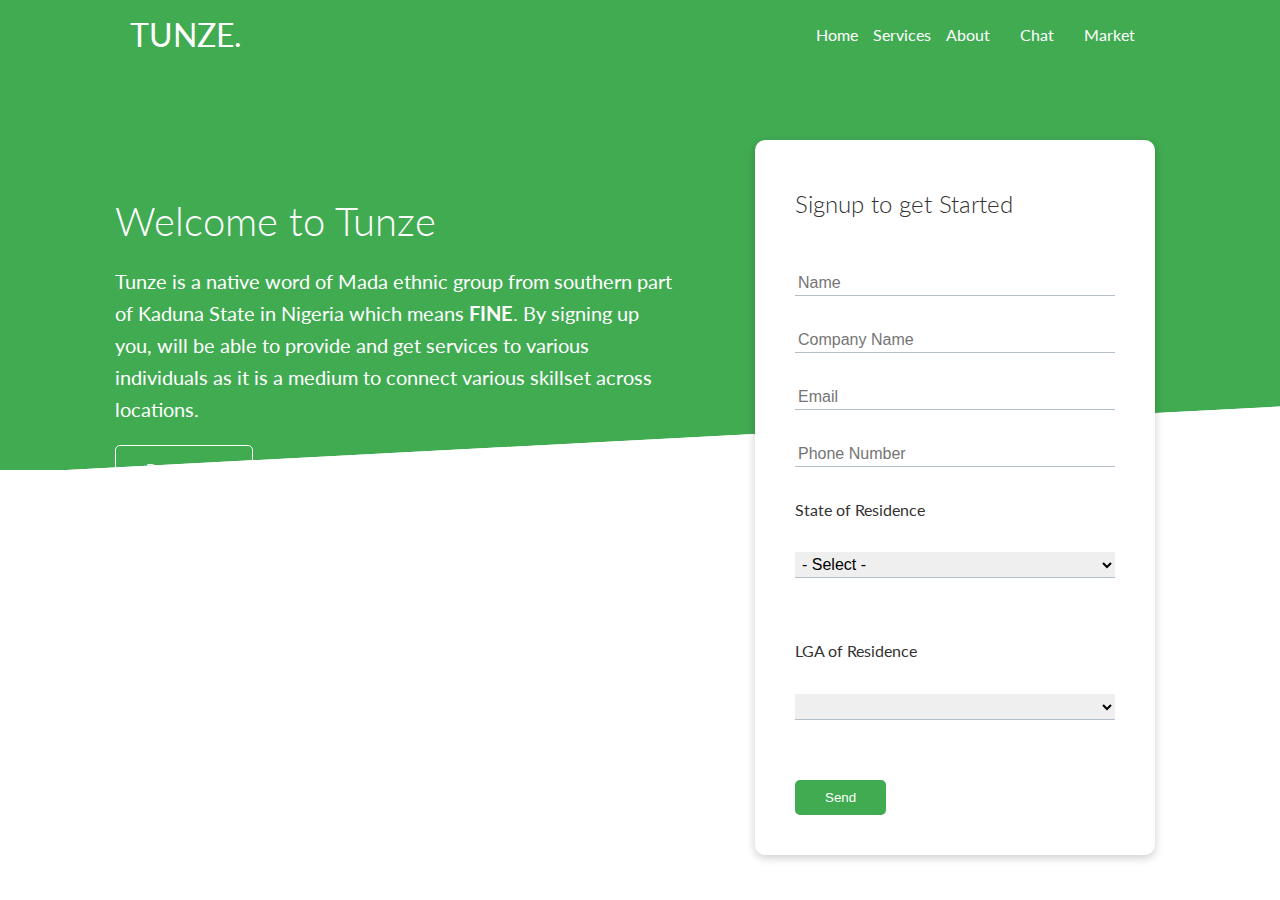
<file: index.html>
<!DOCTYPE html>
<html lang="en">
	<head>
		<meta charset="UTF-8" />
		<meta name="viewport" content="width=device-width, initial-scale=1.0" />
		<link
			rel="stylesheet"
			href="https://cdnjs.cloudflare.com/ajax/libs/font-awesome/5.15.1/css/all.min.css"
			integrity="sha512-+4zCK9k+qNFUR5X+cKL9EIR+ZOhtIloNl9GIKS57V1MyNsYpYcUrUeQc9vNfzsWfV28IaLL3i96P9sdNyeRssA=="
			crossorigin="anonymous"
		/>
	 <!-- <link
      rel="stylesheet"
      href="https://maxcdn.bootstrapcdn.com/bootstrap/4.1.0/css/bootstrap.min.css"
    />  -->
		<link rel="stylesheet" href="css/utilities.css" />
		<link rel="stylesheet" href="css/style.css" />
		<title>TUNZE | Provide and Get service</title>
	</head>
	<body>
		<!-- NavBar -->
		<div class="navbar">
			<div class="container flex">
				<h1 class="logo"><strong>TUNZE.</strong></h1>
				<nav>
					<ul>
						<li><a href="index.html">Home</a></li>
						<li class="dropdown dropbtn>
							<a heref="#">
										Services
										<i class="fa fa-caret-down"></i>
									<div class="dropdown-content">
										<a href="#">Provide Service</a>
										<a href="#">Get Service</a>
									</div>
							</a>
						</li>
						<li><a href="#">About</a></li>
						<li><a href="#">Chat</a></li>
						<li class="dropdown dropbtn">
							<a heref="#"
								>Market
								<i class="fa fa-caret-down"></i>

								<div class="dropdown-content">
									<a href="#">Buy</a>
									<a href="#">Sell</a>
								</div>
							</a>
						</li>
					</ul>
				</nav>
			</div>
		</div>

		<!-- Showcase -->
		<section class="showcase">
			<div class="container grid">
				<div class="showcase-text">
					<h1>Welcome to Tunze</h1>
					<p class="lead">
						Tunze is a native word of Mada ethnic group from southern part of
						Kaduna State in Nigeria which means <strong>FINE</strong>. By signing up you, will be able to provide and
						get services to various individuals as it is a medium to
						connect various skillset across locations.
					</p>

					<a href="#" class="btn btn-outline">Read More</a>
				</div>
				<div class="showcase-form card">
					<h2>Signup to get Started</h2>
					<form
						name="contact"
						method="POST"
						netlify-honeypot="bot-field"
						data-netlify="true"
					>
						<input type="hidden" name="form-name" value="contact" />
						<p class="hidden">
							<label
								>Don’t fill this out if you're human: <input name="bot-field"
							/></label>
						</p>
						<div class="form-control">
							<input type="text" name="name" placeholder="Name" required />
						</div>
						<div class="form-control">
							<input
								type="text"
								name="company"
								placeholder="Company Name"
								required
							/>
						</div>
						<div class="form-control">
							<input type="email" name="email" placeholder="Email" required />
						</div>
						<div class="form-control">
							<input type="text" name="phone_no" placeholder="Phone Number" required />
						</div>
						<!-- <div class="form-control">
							<label class="control-label">Country</label>
							<select id="country" name="country">
								<option value="" selected="selected">- Select -</option>
								<option value="Afganistan">Afghanistan</option>
								<option value="Albania">Albania</option>
								<option value="Algeria">Algeria</option>
								<option value="American Samoa">American Samoa</option>
								<option value="Andorra">Andorra</option>
								<option value="Angola">Angola</option>
								<option value="Anguilla">Anguilla</option>
								<option value="Antigua & Barbuda">Antigua & Barbuda</option>
								<option value="Argentina">Argentina</option>
								<option value="Armenia">Armenia</option>
								<option value="Aruba">Aruba</option>
								<option value="Australia">Australia</option>
								<option value="Austria">Austria</option>
								<option value="Azerbaijan">Azerbaijan</option>
								<option value="Bahamas">Bahamas</option>
								<option value="Bahrain">Bahrain</option>
								<option value="Bangladesh">Bangladesh</option>
								<option value="Barbados">Barbados</option>
								<option value="Belarus">Belarus</option>
								<option value="Belgium">Belgium</option>
								<option value="Belize">Belize</option>
								<option value="Benin">Benin</option>
								<option value="Bermuda">Bermuda</option>
								<option value="Bhutan">Bhutan</option>
								<option value="Bolivia">Bolivia</option>
								<option value="Bonaire">Bonaire</option>
								<option value="Bosnia & Herzegovina">Bosnia & Herzegovina</option>
								<option value="Botswana">Botswana</option>
								<option value="Brazil">Brazil</option>
								<option value="British Indian Ocean Ter">British Indian Ocean Ter</option>
								<option value="Brunei">Brunei</option>
								<option value="Bulgaria">Bulgaria</option>
								<option value="Burkina Faso">Burkina Faso</option>
								<option value="Burundi">Burundi</option>
								<option value="Cambodia">Cambodia</option>
								<option value="Cameroon">Cameroon</option>
								<option value="Canada">Canada</option>
								<option value="Canary Islands">Canary Islands</option>
								<option value="Cape Verde">Cape Verde</option>
								<option value="Cayman Islands">Cayman Islands</option>
								<option value="Central African Republic">Central African Republic</option>
								<option value="Chad">Chad</option>
								<option value="Channel Islands">Channel Islands</option>
								<option value="Chile">Chile</option>
								<option value="China">China</option>
								<option value="Christmas Island">Christmas Island</option>
								<option value="Cocos Island">Cocos Island</option>
								<option value="Colombia">Colombia</option>
								<option value="Comoros">Comoros</option>
								<option value="Congo">Congo</option>
								<option value="Cook Islands">Cook Islands</option>
								<option value="Costa Rica">Costa Rica</option>
								<option value="Cote DIvoire">Cote DIvoire</option>
								<option value="Croatia">Croatia</option>
								<option value="Cuba">Cuba</option>
								<option value="Curaco">Curacao</option>
								<option value="Cyprus">Cyprus</option>
								<option value="Czech Republic">Czech Republic</option>
								<option value="Denmark">Denmark</option>
								<option value="Djibouti">Djibouti</option>
								<option value="Dominica">Dominica</option>
								<option value="Dominican Republic">Dominican Republic</option>
								<option value="East Timor">East Timor</option>
								<option value="Ecuador">Ecuador</option>
								<option value="Egypt">Egypt</option>
								<option value="El Salvador">El Salvador</option>
								<option value="Equatorial Guinea">Equatorial Guinea</option>
								<option value="Eritrea">Eritrea</option>
								<option value="Estonia">Estonia</option>
								<option value="Ethiopia">Ethiopia</option>
								<option value="Falkland Islands">Falkland Islands</option>
								<option value="Faroe Islands">Faroe Islands</option>
								<option value="Fiji">Fiji</option>
								<option value="Finland">Finland</option>
								<option value="France">France</option>
								<option value="French Guiana">French Guiana</option>
								<option value="French Polynesia">French Polynesia</option>
								<option value="French Southern Ter">French Southern Ter</option>
								<option value="Gabon">Gabon</option>
								<option value="Gambia">Gambia</option>
								<option value="Georgia">Georgia</option>
								<option value="Germany">Germany</option>
								<option value="Ghana">Ghana</option>
								<option value="Gibraltar">Gibraltar</option>
								<option value="Great Britain">Great Britain</option>
								<option value="Greece">Greece</option>
								<option value="Greenland">Greenland</option>
								<option value="Grenada">Grenada</option>
								<option value="Guadeloupe">Guadeloupe</option>
								<option value="Guam">Guam</option>
								<option value="Guatemala">Guatemala</option>
								<option value="Guinea">Guinea</option>
								<option value="Guyana">Guyana</option>
								<option value="Haiti">Haiti</option>
								<option value="Hawaii">Hawaii</option>
								<option value="Honduras">Honduras</option>
								<option value="Hong Kong">Hong Kong</option>
								<option value="Hungary">Hungary</option>
								<option value="Iceland">Iceland</option>
								<option value="Indonesia">Indonesia</option>
								<option value="India">India</option>
								<option value="Iran">Iran</option>
								<option value="Iraq">Iraq</option>
								<option value="Ireland">Ireland</option>
								<option value="Isle of Man">Isle of Man</option>
								<option value="Israel">Israel</option>
								<option value="Italy">Italy</option>
								<option value="Jamaica">Jamaica</option>
								<option value="Japan">Japan</option>
								<option value="Jordan">Jordan</option>
								<option value="Kazakhstan">Kazakhstan</option>
								<option value="Kenya">Kenya</option>
								<option value="Kiribati">Kiribati</option>
								<option value="Korea North">Korea North</option>
								<option value="Korea Sout">Korea South</option>
								<option value="Kuwait">Kuwait</option>
								<option value="Kyrgyzstan">Kyrgyzstan</option>
								<option value="Laos">Laos</option>
								<option value="Latvia">Latvia</option>
								<option value="Lebanon">Lebanon</option>
								<option value="Lesotho">Lesotho</option>
								<option value="Liberia">Liberia</option>
								<option value="Libya">Libya</option>
								<option value="Liechtenstein">Liechtenstein</option>
								<option value="Lithuania">Lithuania</option>
								<option value="Luxembourg">Luxembourg</option>
								<option value="Macau">Macau</option>
								<option value="Macedonia">Macedonia</option>
								<option value="Madagascar">Madagascar</option>
								<option value="Malaysia">Malaysia</option>
								<option value="Malawi">Malawi</option>
								<option value="Maldives">Maldives</option>
								<option value="Mali">Mali</option>
								<option value="Malta">Malta</option>
								<option value="Marshall Islands">Marshall Islands</option>
								<option value="Martinique">Martinique</option>
								<option value="Mauritania">Mauritania</option>
								<option value="Mauritius">Mauritius</option>
								<option value="Mayotte">Mayotte</option>
								<option value="Mexico">Mexico</option>
								<option value="Midway Islands">Midway Islands</option>
								<option value="Moldova">Moldova</option>
								<option value="Monaco">Monaco</option>
								<option value="Mongolia">Mongolia</option>
								<option value="Montserrat">Montserrat</option>
								<option value="Morocco">Morocco</option>
								<option value="Mozambique">Mozambique</option>
								<option value="Myanmar">Myanmar</option>
								<option value="Nambia">Nambia</option>
								<option value="Nauru">Nauru</option>
								<option value="Nepal">Nepal</option>
								<option value="Netherland Antilles">Netherland Antilles</option>
								<option value="Netherlands">Netherlands (Holland, Europe)</option>
								<option value="Nevis">Nevis</option>
								<option value="New Caledonia">New Caledonia</option>
								<option value="New Zealand">New Zealand</option>
								<option value="Nicaragua">Nicaragua</option>
								<option value="Niger">Niger</option>
								<option value="Nigeria">Nigeria</option>
								<option value="Niue">Niue</option>
								<option value="Norfolk Island">Norfolk Island</option>
								<option value="Norway">Norway</option>
								<option value="Oman">Oman</option>
								<option value="Pakistan">Pakistan</option>
								<option value="Palau Island">Palau Island</option>
								<option value="Palestine">Palestine</option>
								<option value="Panama">Panama</option>
								<option value="Papua New Guinea">Papua New Guinea</option>
								<option value="Paraguay">Paraguay</option>
								<option value="Peru">Peru</option>
								<option value="Phillipines">Philippines</option>
								<option value="Pitcairn Island">Pitcairn Island</option>
								<option value="Poland">Poland</option>
								<option value="Portugal">Portugal</option>
								<option value="Puerto Rico">Puerto Rico</option>
								<option value="Qatar">Qatar</option>
								<option value="Republic of Montenegro">Republic of Montenegro</option>
								<option value="Republic of Serbia">Republic of Serbia</option>
								<option value="Reunion">Reunion</option>
								<option value="Romania">Romania</option>
								<option value="Russia">Russia</option>
								<option value="Rwanda">Rwanda</option>
								<option value="St Barthelemy">St Barthelemy</option>
								<option value="St Eustatius">St Eustatius</option>
								<option value="St Helena">St Helena</option>
								<option value="St Kitts-Nevis">St Kitts-Nevis</option>
								<option value="St Lucia">St Lucia</option>
								<option value="St Maarten">St Maarten</option>
								<option value="St Pierre & Miquelon">St Pierre & Miquelon</option>
								<option value="St Vincent & Grenadines">St Vincent & Grenadines</option>
								<option value="Saipan">Saipan</option>
								<option value="Samoa">Samoa</option>
								<option value="Samoa American">Samoa American</option>
								<option value="San Marino">San Marino</option>
								<option value="Sao Tome & Principe">Sao Tome & Principe</option>
								<option value="Saudi Arabia">Saudi Arabia</option>
								<option value="Senegal">Senegal</option>
								<option value="Seychelles">Seychelles</option>
								<option value="Sierra Leone">Sierra Leone</option>
								<option value="Singapore">Singapore</option>
								<option value="Slovakia">Slovakia</option>
								<option value="Slovenia">Slovenia</option>
								<option value="Solomon Islands">Solomon Islands</option>
								<option value="Somalia">Somalia</option>
								<option value="South Africa">South Africa</option>
								<option value="Spain">Spain</option>
								<option value="Sri Lanka">Sri Lanka</option>
								<option value="Sudan">Sudan</option>
								<option value="Suriname">Suriname</option>
								<option value="Swaziland">Swaziland</option>
								<option value="Sweden">Sweden</option>
								<option value="Switzerland">Switzerland</option>
								<option value="Syria">Syria</option>
								<option value="Tahiti">Tahiti</option>
								<option value="Taiwan">Taiwan</option>
								<option value="Tajikistan">Tajikistan</option>
								<option value="Tanzania">Tanzania</option>
								<option value="Thailand">Thailand</option>
								<option value="Togo">Togo</option>
								<option value="Tokelau">Tokelau</option>
								<option value="Tonga">Tonga</option>
								<option value="Trinidad & Tobago">Trinidad & Tobago</option>
								<option value="Tunisia">Tunisia</option>
								<option value="Turkey">Turkey</option>
								<option value="Turkmenistan">Turkmenistan</option>
								<option value="Turks & Caicos Is">Turks & Caicos Is</option>
								<option value="Tuvalu">Tuvalu</option>
								<option value="Uganda">Uganda</option>
								<option value="United Kingdom">United Kingdom</option>
								<option value="Ukraine">Ukraine</option>
								<option value="United Arab Erimates">United Arab Emirates</option>
								<option value="United States of America">United States of America</option>
								<option value="Uraguay">Uruguay</option>
								<option value="Uzbekistan">Uzbekistan</option>
								<option value="Vanuatu">Vanuatu</option>
								<option value="Vatican City State">Vatican City State</option>
								<option value="Venezuela">Venezuela</option>
								<option value="Vietnam">Vietnam</option>
								<option value="Virgin Islands (Brit)">Virgin Islands (Brit)</option>
								<option value="Virgin Islands (USA)">Virgin Islands (USA)</option>
								<option value="Wake Island">Wake Island</option>
								<option value="Wallis & Futana Is">Wallis & Futana Is</option>
								<option value="Yemen">Yemen</option>
								<option value="Zaire">Zaire</option>
								<option value="Zambia">Zambia</option>
								<option value="Zimbabwe">Zimbabwe</option>
							 </select>
						</div> -->
						<div class="form-control">
							<label>State of Residence</label>
							<select
							  onchange="toggleLGA(this);"
							  name="state"
							  id="state"
							  class="form-control"
							>
							  <option value="" selected="selected">- Select -</option>
							  <option value="Abia">Abia</option>
							  <option value="Adamawa">Adamawa</option>
							  <option value="AkwaIbom">AkwaIbom</option>
							  <option value="Anambra">Anambra</option>
							  <option value="Bauchi">Bauchi</option>
							  <option value="Bayelsa">Bayelsa</option>
							  <option value="Benue">Benue</option>
							  <option value="Borno">Borno</option>
							  <option value="Cross River">Cross River</option>
							  <option value="Delta">Delta</option>
							  <option value="Ebonyi">Ebonyi</option>
							  <option value="Edo">Edo</option>
							  <option value="Ekiti">Ekiti</option>
							  <option value="Enugu">Enugu</option>
							  <option value="FCT">FCT</option>
							  <option value="Gombe">Gombe</option>
							  <option value="Imo">Imo</option>
							  <option value="Jigawa">Jigawa</option>
							  <option value="Kaduna">Kaduna</option>
							  <option value="Kano">Kano</option>
							  <option value="Katsina">Katsina</option>
							  <option value="Kebbi">Kebbi</option>
							  <option value="Kogi">Kogi</option>
							  <option value="Kwara">Kwara</option>
							  <option value="Lagos">Lagos</option>
							  <option value="Nasarawa">Nasarawa</option>
							  <option value="Niger">Niger</option>
							  <option value="Ogun">Ogun</option>
							  <option value="Ondo">Ondo</option>
							  <option value="Osun">Osun</option>
							  <option value="Oyo">Oyo</option>
							  <option value="Plateau">Plateau</option>
							  <option value="Rivers">Rivers</option>
							  <option value="Sokoto">Sokoto</option>
							  <option value="Taraba">Taraba</option>
							  <option value="Yobe">Yobe</option>
							  <option value="Zamfara">Zamafara</option>
							</select>
						</div>
			
						<div class="form-control">
							<label>LGA of Residence</label>
							<select
							  name="lga"
							  id="lga"
							  class="form-control select-lga"
							  required
							>
							</select>
						</div>

						<input type="submit" value="Send" class="btn btn-primary" />
					</form>
				</div>
			</div>
		</section>

		<!-- <form name="form1" id="form1" action="/action_page.php">
			Subjects:
			<select name="subject" id="subject">
				<option value="" selected="selected">Select subject</option>
			</select>
			<br /><br />
			Topics:
			<select name="topic" id="topic">
				<option value="" selected="selected">
					Please select subject first
				</option>
			</select>
			<br /><br />
			Chapters:
			<select name="chapter" id="chapter">
				<option value="" selected="selected">Please select topic first</option>
			</select>
			<br /><br />
			<input type="submit" value="Submit" />
		</form> -->

		<!-- Stats
		<section class="stats">
			<div class="container">
				<h3 class="stats-heading text-center my-1">
					Welcome to the best platform for building applications of all types
					with modern architecture and scaling
				</h3>

				<div class="grid grid-3 text-center my-4">
					<div>
						<i class="fas fa-server fa-3x"></i>
						<h3>10,349,405</h3>
						<p class="text-secondary">Deployments</p>
					</div>
					<div>
						<i class="fas fa-upload fa-3x"></i>
						<h3>987 TB</h3>
						<p class="text-secondary">Published</p>
					</div>
					<div>
						<i class="fas fa-project-diagram fa-3x"></i>
						<h3>2,343,235</h3>
						<p class="text-secondary">Projects</p>
					</div>
				</div>
			</div>
		</section>

		<!-- CLI -->
		<!-- <section class="cli">
			<div class="container grid">
				<img src="images/cli.png" alt="cli" />
				<div class="card">
					<h3>Easy to use cross platform CLI</h3>
				</div>
				<div class="card">
					<h3>Deploy in seconds</h3>
				</div>
			</div>
		</section> -->

		<!-- Cloud -->
		<!-- <section class="cloud bg-primary my-2 py-2">
			<div class="container grid">
				<div class="text-center">
					<h2 class="lg">Extreme Cloud Hosting</h2>
					<p class="leading my-1">
						Cloud hosting like you've never seen. Fast efficient and scalable
					</p>
					<a href="features.html" class="btn btn-dark">Read More</a>
				</div>
				<img src="images/cloud.png" alt="cloud" />
			</div>
		</section> -->

		<!-- Languages -->
		<!-- <section class="languages">
			<h2 class="md text-center my-2">Supported Languages</h2>
			<div class="container flex">
				<div class="card">
					<h4>Nodejs</h4>
					<img src="images/logos/node.png" alt="nodejs" />
				</div>
				<div class="card">
					<h4>Clojure</h4>
					<img src="images/logos/clojure.png" alt="clojure" />
				</div>
				<div class="card">
					<h4>Csharp</h4>
					<img src="images/logos/csharp.png" alt="csharp" />
				</div>
				<div class="card">
					<h4>Go</h4>
					<img src="images/logos/go.png" alt="go" />
				</div>
				<div class="card">
					<h4>PHP</h4>
					<img src="images/logos/php.png" alt="php" />
				</div>
				<div class="card">
					<h4>Python</h4>
					<img src="images/logos/python.png" alt="python" />
				</div>
				<div class="card">
					<h4>Ruby</h4>
					<img src="images/logos/ruby.png" alt="ruby" />
				</div>
				<div class="card">
					<h4>Scala</h4>
					<img src="images/logos/scala.png" alt="scala" />
				</div>
			</div>
		</section> -->

		<!-- Footer -->

		<!-- <footer class="footer bg-dark py-5">
			<div class="container grid grid-3">
				<div>
					<h1>Turnzey</h1>
					<p>Copyright &copy; 2021</p>
				</div>
				<nav>
					<ul>
						<li><a href="index.html">Home</a></li>
						<li><a href="features.html">Services</a></li>
						<li><a href="docs.html">About</a></li>
					</ul>
				</nav>
				<div class="social">
					<a href="#"><i class="fab fa-twitter fa-2x"></i></a>
					<a href="#"><i class="fab fa-facebook fa-2x"></i></a>
					<a href="#"><i class="fab fa-linkedin fa-2x"></i></a>
				</div>
			</div>
		</footer> -->

		<script src="https://ajax.googleapis.com/ajax/libs/jquery/3.3.1/jquery.min.js"></script>
		<script src="https://maxcdn.bootstrapcdn.com/bootstrap/4.1.0/js/bootstrap.min.js"></script>
		<script src="js/lga.min.js"></script>
	</body>
</html>
</file>
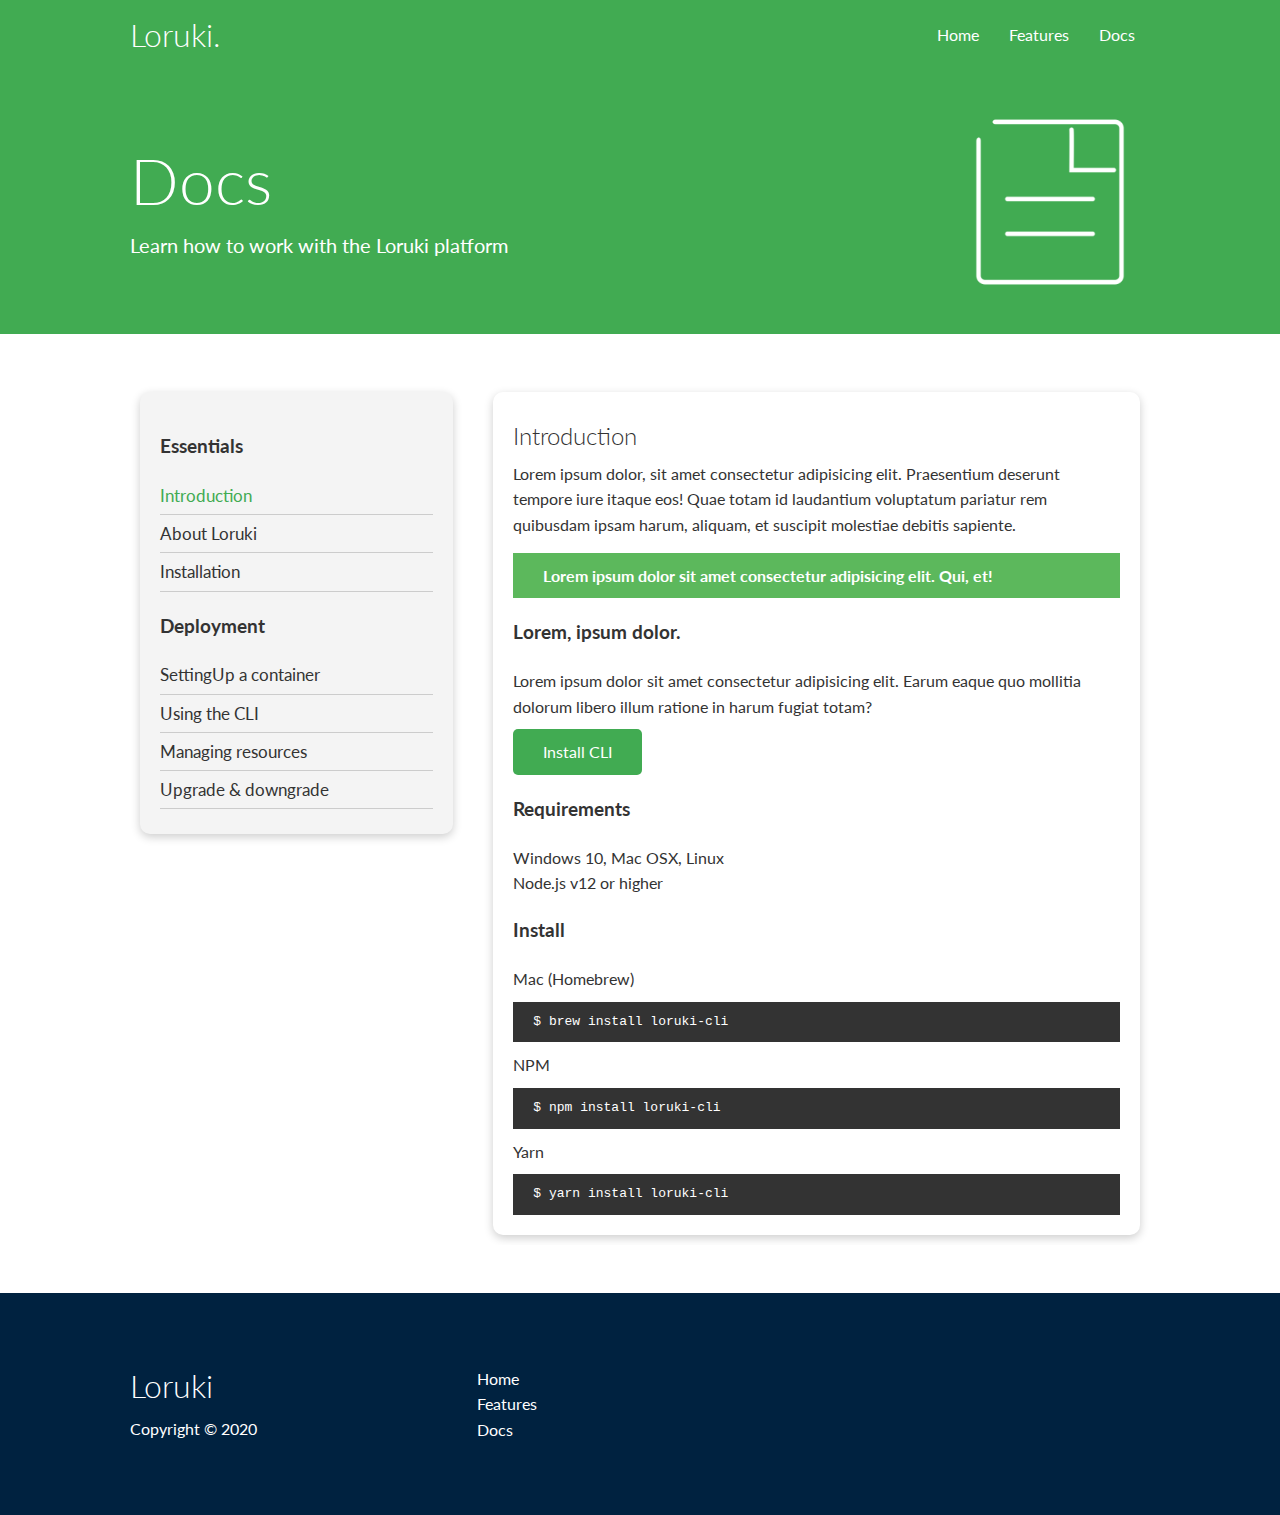
<file: docs.html>
<!DOCTYPE html>
<html lang="en">
	<head>
		<meta charset="UTF-8" />
		<meta name="viewport" content="width=device-width, initial-scale=1.0" />
		<link
			rel="stylesheet"
			href="https://cdnjs.cloudflare.com/ajax/libs/font-awesome/5.15.1/css/all.min.css"
			integrity="sha512-+4zCK9k+qNFUR5X+cKL9EIR+ZOhtIloNl9GIKS57V1MyNsYpYcUrUeQc9vNfzsWfV28IaLL3i96P9sdNyeRssA=="
			crossorigin="anonymous"
		/>
		<link rel="stylesheet" href="css/utilities.css" />
		<link rel="stylesheet" href="css/style.css" />
		<title>Luruki|Cloud Hosting For Everyone</title>
	</head>
	<body>
		<!-- NavBar -->
		<div class="navbar">
			<div class="container flex">
				<h1 class="logo">Loruki.</h1>
				<nav>
					<ul>
						<li><a href="index.html">Home</a></li>
						<li><a href="features.html">Features</a></li>
						<li><a href="docs.html">Docs</a></li>
					</ul>
				</nav>
			</div>
		</div>

		<!-- Head -->
		<section class="docs-head bg-primary py-3">
			<div class="container grid">
				<div class="">
					<h1 class="xl">Docs</h1>
					<p class="lead">Learn how to work with the Loruki platform</p>
				</div>
				<img src="images/docs.png" alt="server" />
			</div>
		</section>

		<!-- Docs-Main -->
		<section class="docs-main my-4">
			<div class="container grid">
				<div class="card bg-light p-3">
					<h3 class="my-2">Essentials</h3>
					<nav>
						<ul>
							<li><a class="text-primary" href="#">Introduction</a></li>
							<li><a href="#">About Loruki</a></li>
							<li><a href="#">Installation</a></li>
						</ul>
					</nav>

					<h3 class="my-2">Deployment</h3>
					<nav>
						<ul>
							<li><a href="#">SettingUp a container</a></li>
							<li><a href="#">Using the CLI</a></li>
							<li><a href="#">Managing resources</a></li>
							<li><a href="#">Upgrade & downgrade</a></li>
						</ul>
					</nav>
				</div>
				<div class="card">
					<h2>Introduction</h2>

					<p>
						Lorem ipsum dolor, sit amet consectetur adipisicing elit.
						Praesentium deserunt tempore iure itaque eos! Quae totam id
						laudantium voluptatum pariatur rem quibusdam ipsam harum, aliquam,
						et suscipit molestiae debitis sapiente.
					</p>

					<div class="alert alert-success">
						<i class="fas fa-info"></i>Lorem ipsum dolor sit amet consectetur
						adipisicing elit. Qui, et!
					</div>

					<h3>Lorem, ipsum dolor.</h3>

					<p>
						Lorem ipsum dolor sit amet consectetur adipisicing elit. Earum eaque
						quo mollitia dolorum libero illum ratione in harum fugiat totam?
					</p>

					<a href="#" class="btn btn-primary">Install CLI</a>
					<h3>Requirements</h3>
					<ul>
						<li>Windows 10, Mac OSX, Linux</li>
						<li>Node.js v12 or higher</li>
					</ul>

					<h3>Install</h3>
					<p>Mac (Homebrew)</p>
					<pre><code>$ brew install loruki-cli</code></pre>
					<p>NPM</p>
					<pre><code>$ npm install loruki-cli</code></pre>
					<p>Yarn</p>
					<pre><code>$ yarn install loruki-cli</code></pre>
				</div>
			</div>
		</section>

		<!-- Footer -->

		<footer class="footer bg-dark py-5">
			<div class="container grid grid-3">
				<div>
					<h1>Loruki</h1>
					<p>Copyright &copy; 2020</p>
				</div>
				<nav>
					<ul>
						<li><a href="index.html">Home</a></li>
						<li><a href="features.html">Features</a></li>
						<li><a href="docs.html">Docs</a></li>
					</ul>
				</nav>
				<div class="social">
					<a href="#"><i class="fab fa-twitter fa-2x"></i></a>
					<a href="#"><i class="fab fa-facebook fa-2x"></i></a>
					<a href="#"><i class="fab fa-github fa-2x"></i></a>
					<a href="#"><i class="fab fa-linkedin fa-2x"></i></a>
				</div>
			</div>
		</footer>
	</body>
</html>
</file>
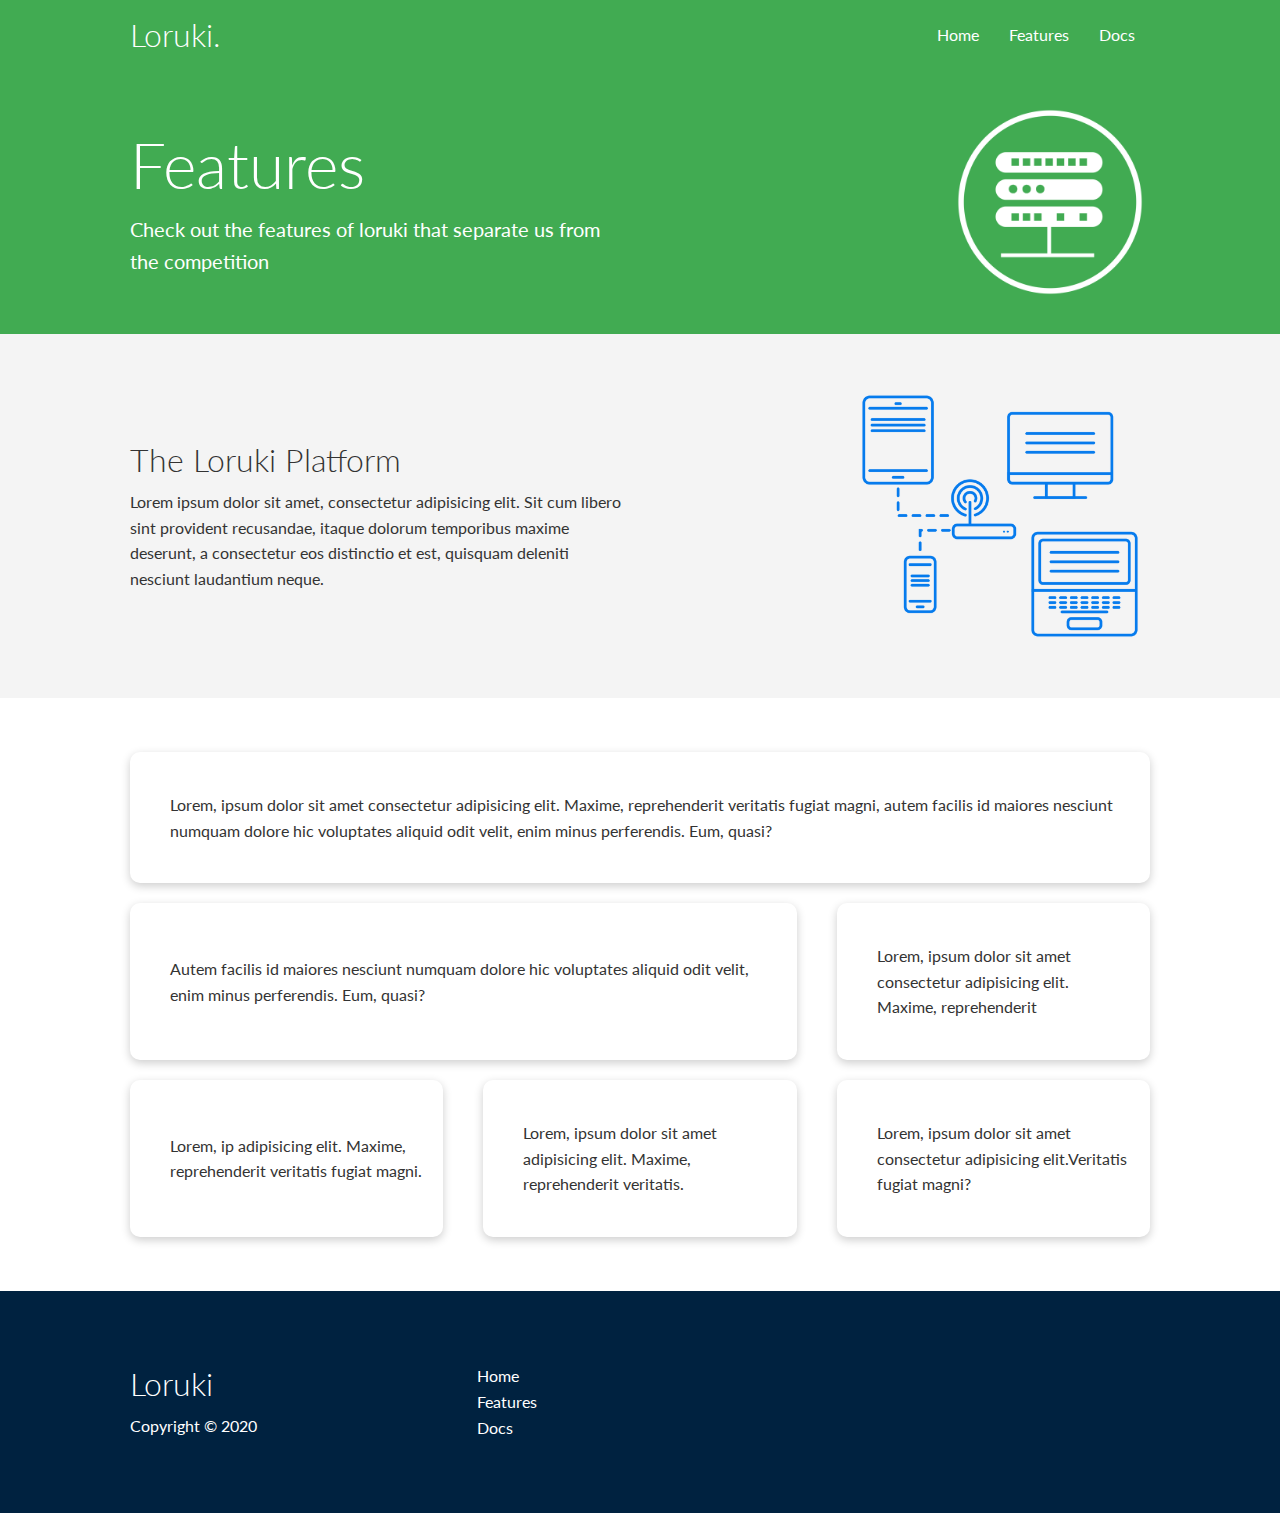
<file: features.html>
<!DOCTYPE html>
<html lang="en">
	<head>
		<meta charset="UTF-8" />
		<meta name="viewport" content="width=device-width, initial-scale=1.0" />
		<link
			rel="stylesheet"
			href="https://cdnjs.cloudflare.com/ajax/libs/font-awesome/5.15.1/css/all.min.css"
			integrity="sha512-+4zCK9k+qNFUR5X+cKL9EIR+ZOhtIloNl9GIKS57V1MyNsYpYcUrUeQc9vNfzsWfV28IaLL3i96P9sdNyeRssA=="
			crossorigin="anonymous"
		/>
		<link rel="stylesheet" href="css/utilities.css" />
		<link rel="stylesheet" href="css/style.css" />
		<title>Luruki|Cloud Hosting For Everyone</title>
	</head>
	<body>
		<!-- NavBar -->
		<div class="navbar">
			<div class="container flex">
				<h1 class="logo">Loruki.</h1>
				<nav>
					<ul>
						<li><a href="index.html">Home</a></li>
						<li><a href="features.html">Features</a></li>
						<li><a href="docs.html">Docs</a></li>
					</ul>
				</nav>
			</div>
		</div>

		<!-- Head -->
		<section class="features-head bg-primary py-3">
			<div class="container grid">
				<div class="">
					<h1 class="xl">Features</h1>
					<p class="lead">
						Check out the features of loruki that separate us from the
						competition
					</p>
				</div>
				<img src="images/server.png" alt="server" />
			</div>
		</section>

		<!-- Sub-head -->
		<section class="features-sub-head bg-light py-3">
			<div class="container grid">
				<div>
					<h1 class="md">The Loruki Platform</h1>
					<p>
						Lorem ipsum dolor sit amet, consectetur adipisicing elit. Sit cum
						libero sint provident recusandae, itaque dolorum temporibus maxime
						deserunt, a consectetur eos distinctio et est, quisquam deleniti
						nesciunt laudantium neque.
					</p>
				</div>
				<img src="images/server2.png" alt="server" />
			</div>
		</section>

		<section class="features-main my-2">
			<div class="container grid grid-3">
				<div class="card flex">
					<i class="fas fa-server fa-3x"></i>
					<p>
						Lorem, ipsum dolor sit amet consectetur adipisicing elit. Maxime,
						reprehenderit veritatis fugiat magni, autem facilis id maiores
						nesciunt numquam dolore hic voluptates aliquid odit velit, enim
						minus perferendis. Eum, quasi?
					</p>
				</div>
				<div class="card flex">
					<i class="fas fa-database fa-3x"></i>
					<p>
						Autem facilis id maiores nesciunt numquam dolore hic voluptates
						aliquid odit velit, enim minus perferendis. Eum, quasi?
					</p>
				</div>
				<div class="card flex">
					<i class="fas fa-power-off fa-3x"></i>
					<p>
						Lorem, ipsum dolor sit amet consectetur adipisicing elit. Maxime,
						reprehenderit
					</p>
				</div>
				<div class="card flex">
					<i class="fas fa-upload fa-3x"></i>
					<p>
						Lorem, ip adipisicing elit. Maxime, reprehenderit veritatis fugiat
						magni.
					</p>
				</div>
				<div class="card flex">
					<i class="fas fa-laptop-code fa-3x"></i>
					<p>
						Lorem, ipsum dolor sit amet adipisicing elit. Maxime, reprehenderit
						veritatis.
					</p>
				</div>
				<div class="card flex">
					<i class="fas fa-network-wired fa-3x"></i>
					<p>
						Lorem, ipsum dolor sit amet consectetur adipisicing elit.Veritatis
						fugiat magni?
					</p>
				</div>
			</div>
		</section>
		<!-- Footer -->

		<footer class="footer bg-dark py-5">
			<div class="container grid grid-3">
				<div>
					<h1>Loruki</h1>
					<p>Copyright &copy; 2020</p>
				</div>
				<nav>
					<ul>
						<li><a href="index.html">Home</a></li>
						<li><a href="features.html">Features</a></li>
						<li><a href="docs.html">Docs</a></li>
					</ul>
				</nav>
				<div class="social">
					<a href="#"><i class="fab fa-twitter fa-2x"></i></a>
					<a href="#"><i class="fab fa-facebook fa-2x"></i></a>
					<a href="#"><i class="fab fa-github fa-2x"></i></a>
					<a href="#"><i class="fab fa-linkedin fa-2x"></i></a>
				</div>
			</div>
		</footer>
	</body>
</html>
</file>
<file: css/utilities.css>
.container {
	max-width: 1100px;
	margin: 0 auto;
	overflow: auto;
	padding: 0 40px;
}
.card {
	background-color: #fff;
	border-radius: 10px;
	color: #333;
	box-shadow: 0 3px 10px rgba(0, 0, 0, 0.2);
	padding: 20px;
	margin: 10px;
}

.btn {
	display: inline-block;
	padding: 10px 30px;
	cursor: pointer;
	background-color: var(--primary-color);
	border: none;
	border-radius: 5px;
	color: #fff;
}

.btn:hover {
	transform: scale(0.98);
}

.btn-outline {
	background-color: transparent;
	border: 1px solid #fff;
}

/* Backgrounds & colored buttons*/
.bg-primary,
.btn-primary {
	background-color: var(--primary-color);
	color: #fff;
}

.bg-secondary,
.btn-secondary {
	background-color: var(--secondary-color);
	color: #fff;
}

.bg-dark,
.btn-dark {
	background-color: var(--dark-color);
	color: #fff;
}

.bg-light,
.btn-light {
	background-color: var(--light-color);
	color: #333;
}

.bg-primary a,
.btn-primary a,
.bg-secondary a,
.btn-secondary a,
.bg-dark a,
.btn-dark a {
	color: #fff;
}

/* Text colors */
.text-primary {
	color: var(--primary-color);
}

.text-secondary {
	color: var(--secondary-color);
}

.text-dark {
	color: var(--dark-color);
}

.text-light {
	color: var(--light-color);
}

/* Texts sizes */
.lead {
	font-size: 20px;
}

.sm {
	font-size: 1rem;
}

.md {
	font-size: 2rem;
}

.lg {
	font-size: 3rem;
}

.xl {
	font-size: 4rem;
}

.text-center {
	text-align: center;
}

/* Alert  */

.alert {
	background-color: var(--light-color);
	padding: 10px 20px;
	font-weight: bold;
	margin: 15px 0;
}

.alert i {
	margin-right: 10px;
}

.alert-success {
	background-color: var(--success-color);
	color: #fff;
}

.alert-error {
	background-color: var(--error-color);
	color: #fff;
}

.flex {
	display: flex;
	justify-content: center;
	align-items: center;
	height: 100%;
}

.grid {
	display: grid;
	grid-template-columns: repeat(2, 1fr);
	gap: 20px;
	justify-content: center;
	align-items: center;
	height: 100%;
}

.grid-3 {
	grid-template-columns: repeat(3, 1fr);
}

/* Margins */
/* 1rem = 1 * 16px */
.my-1 {
	margin: 1rem 0;
}

.my-2 {
	margin: 1.5rem 0;
}

.my-3 {
	margin: 2rem 0;
}

.my-4 {
	margin: 3rem 0;
}

.my-5 {
	margin: 4rem 0;
}

.m-1 {
	margin: 1rem;
}

.m-2 {
	margin: 1.5rem;
}

.m-3 {
	margin: 2rem;
}

.m-4 {
	margin: 3rem;
}

.m-5 {
	margin: 4rem;
}

/* Padding */
.py-1 {
	padding: 1rem 0;
}

.py-2 {
	padding: 1.5rem 0;
}

.py-3 {
	padding: 2rem 0;
}

.py-4 {
	padding: 3rem 0;
}

.py-5 {
	padding: 4rem 0;
}

p-1 {
	padding: 1rem;
}

p-2 {
	padding: 1.5rem;
}

p-3 {
	padding: 2rem;
}

p-4 {
	padding: 3rem;
}

p-5 {
	padding: 4rem;
}
</file>
<file: css/style.css>
@import url("https://fonts.googleapis.com/css2?family=Lato:wght@300&display=swap");

* {
	box-sizing: border-box;
	margin: 0;
	padding: 0;
}

:root {
	--primary-color: #41ab52;
	--secondary-color: #1c3fa8;
	--dark-color: #002240;
	--light-color: #f4f4f4;
	--success-color: #5cb85c;
	--error-color: #d9534f;
}

body {
	font-family: "lato", sans-serif;
	color: #333;
	line-height: 1.6;
}

ul {
	list-style-type: none;
}

a {
	text-decoration: none;
	color: #333;
}

h1,
h2 {
	font-weight: 300;
	line-height: 1.2;
	margin: 10px 0;
}

p {
	margin: 10px 0;
}

img {
	width: 100%;
}

code,
pre {
	background: #333;
	color: #fff;
	padding: 10px;
}

.hidden {
	visibility: hidden;
	height: 0;
}

/* Navbar */
.navbar {
	background-color: var(--primary-color);
	color: #fff;
	height: 70px;
}
.navbar ul {
	display: flex;
}

.navbar a {
	color: #fff;
	padding: 10px;
	margin: 0 5px;
}

.navbar a:hover {
	border-bottom: 2px #fff solid;
}

.navbar .flex {
	justify-content: space-between;
}

.dropdown {
	float: left;
	overflow: hidden;
}

.dropdown .dropbtn {
	font-size: 16px;
	border: none;
	outline: none;
	color: white;
	background-color: inherit;
	font-family: inherit;
	margin: 0;
}

.dropdown-content {
	display: none;
	position: absolute;
	min-width: 160px;
	box-shadow: 0px 8px 16px 0px rgba(0, 0, 0, 0.2);
	z-index: 1;
}

.dropdown-content a {
	float: none;
	color: white;
	/* padding: 12px 16px; */
	text-decoration: none;
	display: inline-block;
	text-align: left;
}

.dropdown:hover .dropdown-content {
	display: block;
}

.dropdown-content a:hover {
	border-bottom: 2px #fff solid;
}

/* Showcase */

.showcase {
	height: 400px;
	background-color: var(--primary-color);
	color: #fff;
	position: relative;
}

.showcase h1 {
	font-size: 40px;
}

.showcase p {
	margin: 20px 0;
}

.showcase .grid {
	grid-template-columns: 55% 45%;
	gap: 30px;
	overflow: visible;
}

.showcase-text {
	animation: slideInFromLeft 1s ease-in;
	height: 500px;
}

.showcase-form {
	position: relative;
	top: 60px;
	/* height: 750px; */
	width: 400px;
	padding: 40px;
	z-index: 100;
	justify-self: flex-end;
	animation: slideInFromRight 1s ease-in;
}

.showcase-form .form-control {
	margin: 30px 0;
}

.showcase-form input[type="text"],
.showcase-form input[type="email"],
.showcase-form select {
	border: 0;
	border-bottom: 1px solid #b4becb;
	width: 100%;
	padding: 3px;
	font-size: 16px;
}

.showcase-form input:focus {
	outline: none;
}

.showcase::before,
.showcase::after {
	content: "";
	position: absolute;
	height: 100px;
	bottom: -70px;
	left: 0;
	right: 0;
	background: #fff;
	-webkit-transform: skewY(-3deg);
	-moz-transform: skewY(-3deg);
	-ms-transform: skewY(-3deg);
}

/* Stats */
.stats {
	padding-top: 100px;
	animation: slideInFromBottom 1s ease-in;
}

.stats-heading {
	max-width: 500px;
	margin: auto;
}

.stats .grid h3 {
	font-size: 35px;
}

.stats .grid p {
	font-size: 20px;
	font-weight: bold;
}

/* cli */
.cli .grid {
	grid-template-columns: repeat(3, 1fr);
	grid-template-rows: repeat(2, 1 fr);
}

.cli .grid > *:first-child {
	grid-column: 1 / span 2;
	grid-row: 1 / span 2;
}

/* Cloud */
.cloud .grid {
	grid-template-columns: 4fr 3fr;
}

/* Languages */
.languages .flex {
	flex-wrap: wrap;
}
.languages .card {
	text-align: center;
	margin: 18px 10px 40px;
	transition: transform 0.2s ease-in;
}

.languages .card h4 {
	font-size: 20px;
	margin-bottom: 10px;
}

.languages .card:hover {
	transform: translateY(-15px);
}

/* Features */

.features-head img,
.docs-head img {
	width: 200px;
	justify-self: flex-end;
}

.features-sub-head img {
	width: 300px;
	justify-self: flex-end;
}

.features-main .card > i {
	margin-right: 20px;
}

.features-main .grid {
	padding: 30px;
}

.features-main .grid > *:first-child {
	grid-column: 1 / span 3;
}

.features-main .grid > *:nth-child(2) {
	grid-column: 1 / span 2;
}

/* Docs */
.docs-main h3 {
	margin: 20px 0;
}

.docs-main .grid {
	grid-template-columns: 1fr 2fr;
	align-items: flex-start;
}

.docs-main nav li {
	font-size: 17px;
	padding-bottom: 5px;
	margin-bottom: 5px;
	border-bottom: 1px #ccc solid;
}

.docs-main a:hover {
	font-weight: bold;
}
/* Footer */
.footer .social a {
	margin: 0 10px;
}

/* Animations */
@keyframes slideInFromLeft {
	0% {
		transform: translateX(-100%);
	}

	100% {
		transform: translateX(0);
	}
}

@keyframes slideInFromRight {
	0% {
		transform: translateX(100%);
	}

	100% {
		transform: translateX(0);
	}
}

@keyframes slideInFromTop {
	0% {
		transform: translateY(-100%);
	}

	100% {
		transform: translateY(0);
	}
}

@keyframes slideInFromBottom {
	0% {
		transform: translateY(100%);
	}

	100% {
		transform: translateY(0);
	}
}
/* Tablets and Under */
@media (max-width: 768px) {
	.grid,
	.showcase .grid,
	.stats .grid,
	.cli .grid,
	.cloud .grid,
	.features-main .grid,
	.docs-main .grid {
		grid-template-columns: 1fr;
		grid-template-rows: 1fr;
	}

	.showcase {
		height: auto;
	}

	.showcase-text {
		text-align: center;
		height: 300px;
		margin-top: 40px;
		animation: slideInFromTop 1s ease-in;
	}

	.showcase-form {
		justify-self: center;
		margin: auto;
		animation: slideInFromBottom 1s ease-in;
	}

	.cli .grid > *:first-child {
		grid-column: 1;
		grid-row: 1;
	}

	.features-head img,
	.features-sub-head img,
	.docs-head img {
		justify-self: center;
	}

	.features-main .grid > *:first-child,
	.features-main .grid > *:nth-child(2) {
		grid-column: 1;
	}
}

/* Mobile */
@media (max-width: 500px) {
	.navbar {
		height: 110px;
	}

	.navbar .flex {
		flex-direction: column;
	}

	.navbar ul {
		padding: 10px;
		background-color: rgba(0, 0, 0, 0.1);
	}
} ;
</file>
